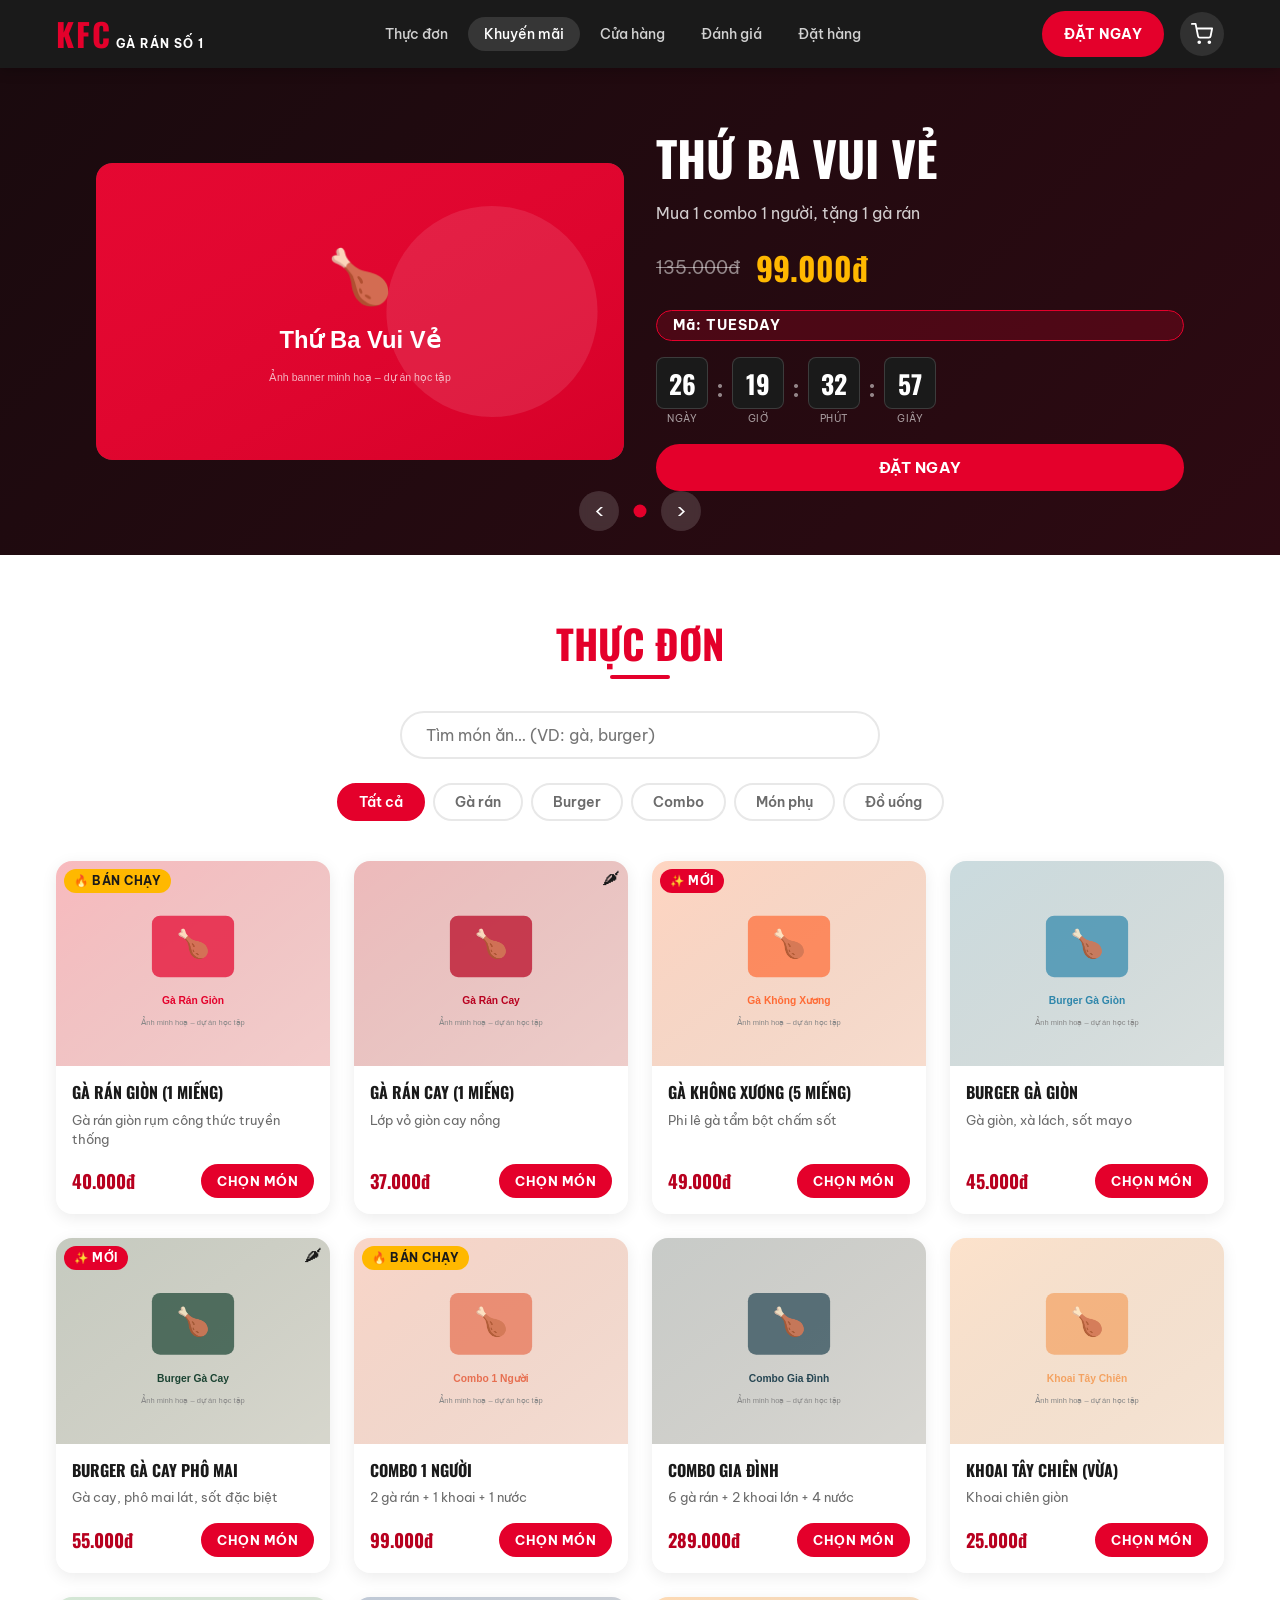
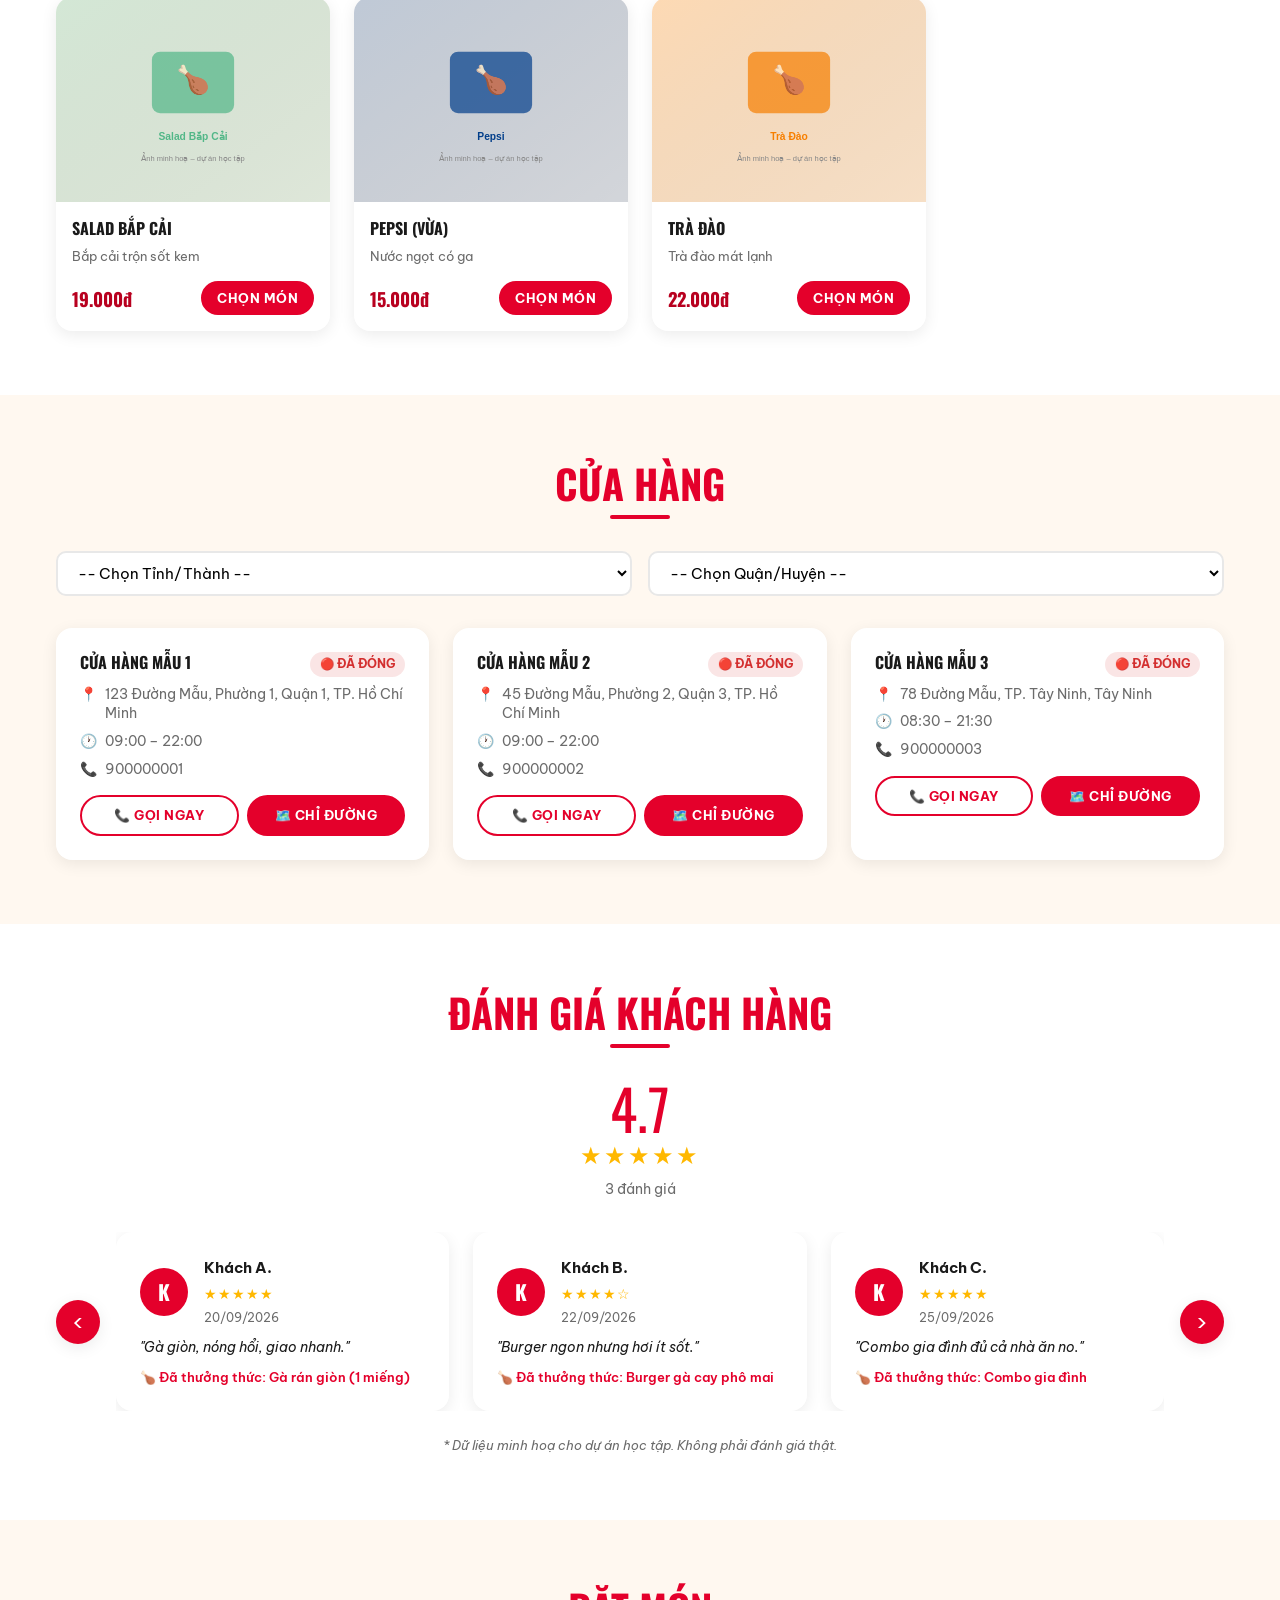
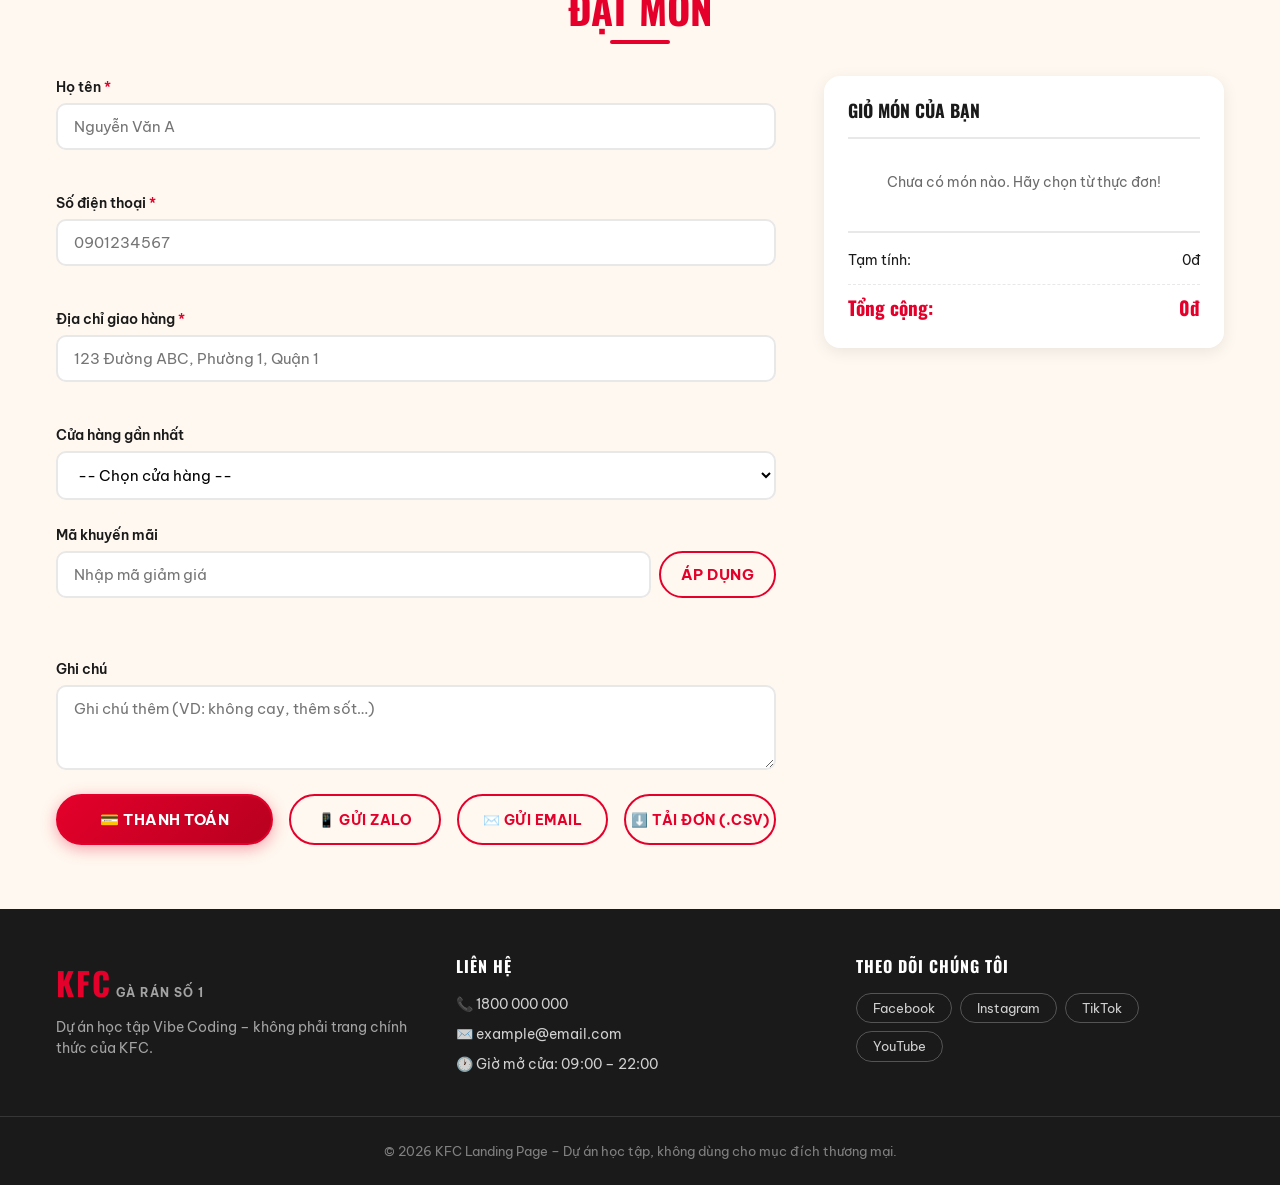
<file: index.html>
<!DOCTYPE html>
<html lang="vi">
<head>
  <meta charset="UTF-8" />
  <meta name="viewport" content="width=device-width, initial-scale=1.0" />
  <title>KFC – Gà Rán Ngon Số 1</title>
  <meta name="description" content="Trang landing page KFC – dự án luyện tập Vibe Coding. Không phải trang chính thức." />
  <!-- Google Fonts -->
  <link rel="preconnect" href="https://fonts.googleapis.com" />
  <link rel="preconnect" href="https://fonts.gstatic.com" crossorigin />
  <link href="https://fonts.googleapis.com/css2?family=Oswald:wght@700&family=Be+Vietnam+Pro:wght@400;500;700&display=swap" rel="stylesheet" />
  <!-- CSS -->
  <link rel="stylesheet" href="css/base.css" />
  <link rel="stylesheet" href="css/layout.css" />
  <link rel="stylesheet" href="css/sections.css" />
</head>
<body>

  <!-- ===== HEADER ===== -->
  <header class="site-header" id="site-header">
    <div class="container header-inner">
      <a href="#" class="logo" aria-label="KFC trang chủ">
        <span class="logo-kfc">KFC</span>
        <span class="logo-sub">Gà Rán Số 1</span>
      </a>
      <nav class="main-nav" id="main-nav" aria-label="Điều hướng chính">
        <ul class="nav-list">
          <li><a href="#menu" class="nav-link">Thực đơn</a></li>
          <li><a href="#hero" class="nav-link">Khuyến mãi</a></li>
          <li><a href="#stores" class="nav-link">Cửa hàng</a></li>
          <li><a href="#reviews" class="nav-link">Đánh giá</a></li>
          <li><a href="#order" class="nav-link">Đặt hàng</a></li>
        </ul>
      </nav>
      <a href="#order" class="btn btn-primary header-cta">Đặt ngay</a>
      <button class="cart-icon" id="cart-icon" aria-label="Giỏ hàng">
        <svg width="24" height="24" viewBox="0 0 24 24" fill="none" stroke="currentColor" stroke-width="2" stroke-linecap="round" stroke-linejoin="round">
          <circle cx="9" cy="21" r="1"/><circle cx="20" cy="21" r="1"/>
          <path d="M1 1h4l2.68 13.39a2 2 0 0 0 2 1.61h9.72a2 2 0 0 0 2-1.61L23 6H6"/>
        </svg>
        <span class="cart-badge" id="cart-badge">0</span>
      </button>
      <button class="hamburger" id="hamburger" aria-label="Mở menu" aria-expanded="false" aria-controls="main-nav">
        <span class="hamburger-line"></span>
        <span class="hamburger-line"></span>
        <span class="hamburger-line"></span>
      </button>
    </div>
  </header>

  <!-- ===== HERO / SLIDER KHUYẾN MÃI ===== -->
  <section id="hero" class="section-hero">
    <div class="promo-slider" id="promo-slider" aria-label="Khuyến mãi nổi bật">
      <!-- Được render bởi promo-slider.js -->
      <div class="slider-loading">Đang tải khuyến mãi…</div>
    </div>
    <div class="slider-controls" id="slider-controls" aria-hidden="true">
      <button class="slider-btn slider-prev" id="slider-prev" aria-label="Slide trước">&#8249;</button>
      <div class="slider-dots" id="slider-dots"></div>
      <button class="slider-btn slider-next" id="slider-next" aria-label="Slide tiếp">&#8250;</button>
    </div>
  </section>

  <!-- ===== THỰC ĐƠN ===== -->
  <section id="menu" class="section section-menu">
    <div class="container">
      <h2 class="section-title">Thực Đơn</h2>
      <div class="menu-search-wrap">
        <input
          type="search"
          id="menu-search"
          class="menu-search"
          placeholder="Tìm món ăn… (VD: gà, burger)"
          aria-label="Tìm kiếm món ăn"
        />
      </div>
      <div class="category-tabs" id="category-tabs" role="tablist" aria-label="Lọc theo danh mục">
        <!-- Được render bởi menu.js -->
      </div>
      <div class="menu-grid" id="menu-grid" aria-live="polite">
        <!-- Được render bởi menu.js -->
        <p class="loading-text">Đang tải thực đơn…</p>
      </div>
    </div>
  </section>

  <!-- ===== CỬA HÀNG ===== -->
  <section id="stores" class="section section-stores section-alt">
    <div class="container">
      <h2 class="section-title">Cửa Hàng</h2>
      <div class="store-filter" id="store-filter">
        <select id="filter-city" class="store-select" aria-label="Lọc theo tỉnh/thành">
          <option value="">-- Chọn Tỉnh/Thành --</option>
        </select>
        <select id="filter-district" class="store-select" aria-label="Lọc theo quận/huyện">
          <option value="">-- Chọn Quận/Huyện --</option>
        </select>
      </div>
      <div class="stores-grid" id="stores-grid" aria-live="polite">
        <p class="loading-text">Đang tải cửa hàng…</p>
      </div>
    </div>
  </section>

  <!-- ===== ĐÁNH GIÁ ===== -->
  <section id="reviews" class="section section-reviews">
    <div class="container">
      <h2 class="section-title">Đánh Giá Khách Hàng</h2>
      <div class="reviews-summary" id="reviews-summary">
        <!-- Được render bởi reviews.js -->
      </div>
      <div class="reviews-carousel" id="reviews-carousel" aria-label="Carousel đánh giá">
        <button class="carousel-btn carousel-prev" id="reviews-prev" aria-label="Đánh giá trước">&#8249;</button>
        <div class="reviews-track" id="reviews-track">
          <p class="loading-text">Đang tải đánh giá…</p>
        </div>
        <button class="carousel-btn carousel-next" id="reviews-next" aria-label="Đánh giá tiếp">&#8250;</button>
      </div>
      <p class="reviews-note">* Dữ liệu minh hoạ cho dự án học tập. Không phải đánh giá thật.</p>
    </div>
  </section>

  <!-- ===== ĐẶT HÀNG ===== -->
  <section id="order" class="section section-order section-alt">
    <div class="container">
      <h2 class="section-title">Đặt Món</h2>
      <div class="order-layout">
        <!-- Thông tin khách -->
        <form class="order-form" id="order-form" novalidate>
          <div class="form-group">
            <label for="customer-name" class="form-label">Họ tên <span class="required">*</span></label>
            <input type="text" id="customer-name" class="form-input" placeholder="Nguyễn Văn A" autocomplete="name" />
            <span class="form-error" id="err-name"></span>
          </div>
          <div class="form-group">
            <label for="customer-phone" class="form-label">Số điện thoại <span class="required">*</span></label>
            <input type="tel" id="customer-phone" class="form-input" placeholder="0901234567" autocomplete="tel" />
            <span class="form-error" id="err-phone"></span>
          </div>
          <div class="form-group">
            <label for="customer-address" class="form-label">Địa chỉ giao hàng <span class="required">*</span></label>
            <input type="text" id="customer-address" class="form-input" placeholder="123 Đường ABC, Phường 1, Quận 1" autocomplete="street-address" />
            <span class="form-error" id="err-address"></span>
          </div>
          <div class="form-group">
            <label for="order-store" class="form-label">Cửa hàng gần nhất</label>
            <select id="order-store" class="form-input">
              <option value="">-- Chọn cửa hàng --</option>
            </select>
          </div>
          <div class="form-group">
            <label for="promo-code" class="form-label">Mã khuyến mãi</label>
            <div class="promo-input-wrap">
              <input type="text" id="promo-code" class="form-input" placeholder="Nhập mã giảm giá" />
              <button type="button" id="apply-promo" class="btn btn-secondary">Áp dụng</button>
            </div>
            <span class="form-error" id="err-promo"></span>
            <span class="form-success" id="ok-promo"></span>
          </div>
          <div class="form-group">
            <label for="order-note" class="form-label">Ghi chú</label>
            <textarea id="order-note" class="form-input form-textarea" placeholder="Ghi chú thêm (VD: không cay, thêm sốt…)" rows="3"></textarea>
          </div>
          <!-- Nút gửi -->
          <div class="order-actions">
            <button type="button" id="btn-payment" class="btn btn-primary btn-payment-main">💳 Thanh toán</button>
            <button type="button" id="btn-send-zalo" class="btn btn-secondary">📱 Gửi Zalo</button>
            <button type="button" id="btn-send-email" class="btn btn-secondary">✉️ Gửi Email</button>
            <button type="button" id="btn-download-csv" class="btn btn-secondary">⬇️ Tải đơn (.csv)</button>
          </div>
        </form>

        <!-- Giỏ món -->
        <div class="order-cart" id="order-cart">
          <h3 class="cart-title">Giỏ món của bạn</h3>
          <div class="cart-items" id="cart-items">
            <p class="cart-empty">Chưa có món nào. Hãy chọn từ thực đơn!</p>
          </div>
          <div class="cart-summary" id="cart-summary">
            <div class="cart-row">
              <span>Tạm tính:</span>
              <span id="cart-subtotal">0đ</span>
            </div>
            <div class="cart-row cart-discount" id="cart-discount-row" style="display:none">
              <span>Giảm giá:</span>
              <span id="cart-discount-amount">0đ</span>
            </div>
            <div class="cart-row cart-total">
              <span>Tổng cộng:</span>
              <span id="cart-total">0đ</span>
            </div>
          </div>
        </div>
      </div>
    </div>
  </section>

  <!-- ===== FOOTER ===== -->
  <footer class="site-footer" id="site-footer">
    <div class="container footer-inner">
      <div class="footer-col">
        <div class="logo logo-footer">
          <span class="logo-kfc">KFC</span>
          <span class="logo-sub">Gà Rán Số 1</span>
        </div>
        <p class="footer-desc">Dự án học tập Vibe Coding – không phải trang chính thức của KFC.</p>
      </div>
      <div class="footer-col">
        <h4 class="footer-heading">Liên hệ</h4>
        <p>📞 <a href="tel:1800000000" class="footer-link">1800 000 000</a></p>
        <p>✉️ <a href="mailto:example@email.com" class="footer-link">example@email.com</a></p>
        <p>🕐 Giờ mở cửa: 09:00 – 22:00</p>
      </div>
      <div class="footer-col">
        <h4 class="footer-heading">Theo dõi chúng tôi</h4>
        <div class="social-links">
          <a href="#" class="social-link" aria-label="Facebook">Facebook</a>
          <a href="#" class="social-link" aria-label="Instagram">Instagram</a>
          <a href="#" class="social-link" aria-label="TikTok">TikTok</a>
          <a href="#" class="social-link" aria-label="YouTube">YouTube</a>
        </div>
      </div>
    </div>
    <div class="footer-bottom">
      <div class="container">
        <p>© 2026 KFC Landing Page – Dự án học tập, không dùng cho mục đích thương mại.</p>
      </div>
    </div>
  </footer>

  <!-- ===== MODAL THANH TOÁN ===== -->
  <div class="payment-modal-overlay" id="payment-modal" aria-hidden="true" role="dialog" aria-label="Thanh toán">
    <div class="payment-modal">
      <div class="payment-modal-header">
        <h3 class="payment-modal-title">💳 Thanh Toán</h3>
        <button class="payment-modal-close" id="payment-modal-close" aria-label="Đóng">✕</button>
      </div>
      <div class="payment-tabs" role="tablist">
        <button class="payment-tab active" data-method="momo" role="tab" aria-selected="true">
          <span class="payment-tab-icon momo-tab-icon">M</span>
          QR MoMo
        </button>
        <button class="payment-tab" data-method="atm" role="tab" aria-selected="false">
          🏦 Chuyển khoản ATM
        </button>
      </div>
      <div class="payment-content" id="payment-content">
        <!-- Được render bởi payment.js -->
      </div>
    </div>
  </div>

  <!-- Toast thông báo -->
  <div class="toast-container" id="toast-container" aria-live="assertive" aria-atomic="true"></div>

  <!-- JS (ES Module) -->
  <script type="module" src="js/main.js"></script>
</body>
</html>
</file>
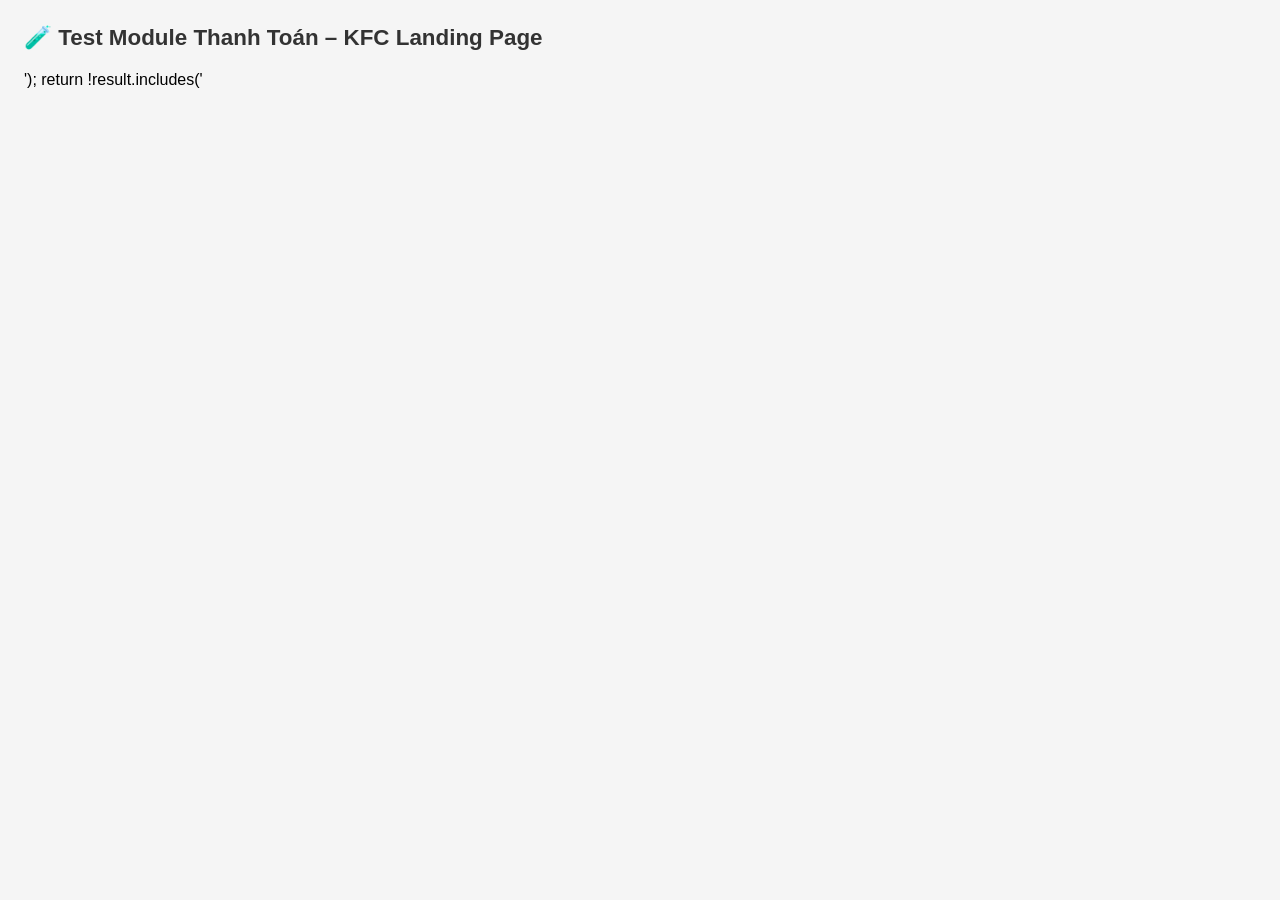
<file: test-payment.html>
<!DOCTYPE html>
<html lang="vi">
<head>
  <meta charset="UTF-8" />
  <meta name="viewport" content="width=device-width, initial-scale=1.0" />
  <title>Test Module Thanh Toán – KFC Landing</title>
  <style>
    * { box-sizing: border-box; margin: 0; padding: 0; }
    body { font-family: 'Segoe UI', sans-serif; padding: 24px; background: #f5f5f5; }
    h1 { font-size: 1.4rem; margin-bottom: 20px; color: #333; }
    .test-group { background: white; border-radius: 12px; padding: 20px; margin-bottom: 16px; box-shadow: 0 2px 8px rgba(0,0,0,0.06); }
    .test-group h2 { font-size: 1rem; color: #666; margin-bottom: 12px; border-bottom: 1px solid #eee; padding-bottom: 8px; }
    .test-case { display: flex; align-items: center; gap: 10px; padding: 8px 0; border-bottom: 1px solid #f0f0f0; font-size: 0.9rem; }
    .test-case:last-child { border-bottom: none; }
    .test-icon { font-size: 1.1rem; flex-shrink: 0; }
    .test-name { flex: 1; }
    .test-result { font-weight: 700; font-size: 0.8rem; padding: 3px 10px; border-radius: 999px; }
    .pass { background: #e6f9ed; color: #1E9E5A; }
    .fail { background: #fde8e8; color: #D32F2F; }
    .summary { margin-top: 24px; padding: 16px; border-radius: 12px; text-align: center; font-size: 1.1rem; font-weight: 700; }
    .summary.all-pass { background: #e6f9ed; color: #1E9E5A; }
    .summary.has-fail { background: #fde8e8; color: #D32F2F; }
    .test-detail { font-size: 0.78rem; color: #999; margin-top: 2px; }
  </style>
</head>
<body>
  <h1>🧪 Test Module Thanh Toán – KFC Landing Page</h1>
  <div id="test-output"></div>
  <div id="test-summary"></div>

  <script type="module">
    // ===== Các hàm import từ module thực tế =====
    import { parseCSV } from './js/utils/csv-parser.js';
    import { formatVND, removeAccents, isActiveToday } from './js/utils/format.js';
    import { escapeHTML } from './js/utils/dom.js';

    // ===== Bộ test runner đơn giản =====
    const results = [];
    let groupName = '';

    function group(name) { groupName = name; }

    function test(name, fn, detail = '') {
      try {
        const result = fn();
        if (result === true) {
          results.push({ group: groupName, name, pass: true, detail });
        } else {
          results.push({ group: groupName, name, pass: false, detail: `Kết quả: ${JSON.stringify(result)}` });
        }
      } catch (err) {
        results.push({ group: groupName, name, pass: false, detail: err.message });
      }
    }

    // ===== NHÓM 1: Kiểm tra hàm tiện ích dùng chung =====
    group('1. Hàm tiện ích chia sẻ (format.js, dom.js)');

    test('formatVND(99000) → "99.000đ"', () => {
      return formatVND(99000) === '99.000đ';
    });

    test('formatVND(0) → "0đ"', () => {
      return formatVND(0) === '0đ';
    });

    test('formatVND(289000) → "289.000đ"', () => {
      return formatVND(289000) === '289.000đ';
    });

    test('formatVND(NaN) → "0đ" (xử lý an toàn)', () => {
      return formatVND(NaN) === '0đ';
    });

    test('formatVND(null) → "0đ" (xử lý an toàn)', () => {
      return formatVND(null) === '0đ';
    });

    test('escapeHTML chặn thẻ script', () => {
      const result = escapeHTML('<script>alert("xss")</script>');
      return !result.includes('<script>') && result.includes('&lt;script&gt;');
    });

    test('escapeHTML giữ nguyên chuỗi bình thường', () => {
      return escapeHTML('Gà rán giòn') === 'Gà rán giòn';
    });

    test('removeAccents("Gà rán") → "ga ran"', () => {
      return removeAccents('Gà rán') === 'ga ran';
    });

    test('removeAccents("Đồ uống") → "do uong"', () => {
      return removeAccents('Đồ uống') === 'do uong';
    });

    // ===== NHÓM 2: Kiểm tra CSV Parser =====
    group('2. CSV Parser (csv-parser.js)');

    test('Parse CSV cơ bản với 3 cột', () => {
      const data = parseCSV('id,name,price\nM001,Gà rán,36000');
      return data.length === 1 && data[0].id === 'M001' && data[0].price === 36000;
    });

    test('Parse CSV có dấu phẩy trong ngoặc kép', () => {
      const data = parseCSV('id,desc\nM001,"Gà giòn, xà lách"');
      return data[0].desc === 'Gà giòn, xà lách';
    });

    test('Parse CSV ép kiểu số tự động', () => {
      const data = parseCSV('id,price,active\nM001,99000,1');
      return data[0].price === 99000 && data[0].active === 1;
    });

    test('Parse CSV giữ chuỗi rỗng', () => {
      const data = parseCSV('id,tag\nM001,');
      return data[0].tag === '';
    });

    test('Parse CSV xử lý BOM', () => {
      const data = parseCSV('\uFEFFid,name\nM001,Gà');
      return data[0].id === 'M001';
    });

    // ===== NHÓM 3: Kiểm tra isActiveToday =====
    group('3. Kiểm tra ngày hiệu lực (isActiveToday)');

    test('Khuyến mãi trong khoảng ngày hôm nay → true', () => {
      const today = new Date();
      const start = new Date(today); start.setDate(start.getDate() - 5);
      const end = new Date(today); end.setDate(end.getDate() + 5);
      const fmt = d => d.toISOString().split('T')[0];
      return isActiveToday(fmt(start), fmt(end)) === true;
    });

    test('Khuyến mãi đã hết hạn → false', () => {
      return isActiveToday('2020-01-01', '2020-12-31') === false;
    });

    test('Khuyến mãi chưa bắt đầu → false', () => {
      return isActiveToday('2099-01-01', '2099-12-31') === false;
    });

    test('Khuyến mãi bắt đầu đúng hôm nay → true', () => {
      const today = new Date().toISOString().split('T')[0];
      return isActiveToday(today, '2099-12-31') === true;
    });

    test('Khuyến mãi kết thúc đúng hôm nay → true', () => {
      const today = new Date().toISOString().split('T')[0];
      return isActiveToday('2020-01-01', today) === true;
    });

    // ===== NHÓM 4: Kiểm tra tính toán giỏ hàng =====
    group('4. Tính toán giỏ hàng (cart.js – logic cốt lõi)');

    // Mô phỏng logic cart nội bộ (không import trực tiếp do trạng thái singleton)
    function calcSubtotal(items) {
      return items.reduce((s, ci) => s + ci.item.price * ci.quantity, 0);
    }

    function calcDiscount(subtotal, promo) {
      if (!promo) return 0;
      if (promo.discount_type === 'percent') {
        return Math.min(Math.floor(subtotal * promo.discount_value / 100), subtotal);
      }
      if (promo.discount_type === 'amount') {
        return Math.min(promo.discount_value, subtotal);
      }
      return 0;
    }

    function calcTotal(subtotal, discount) {
      return Math.max(0, subtotal - discount);
    }

    const testCart = [
      { item: { id: 'M001', name: 'Gà rán giòn', price: 36000 }, quantity: 2 },
      { item: { id: 'M006', name: 'Combo 1 người', price: 99000 }, quantity: 1 },
    ];

    test('Tạm tính: 36000×2 + 99000×1 = 171.000đ', () => {
      return calcSubtotal(testCart) === 171000;
    });

    test('Giảm giá TUESDAY (amount 30000, min_order 99000) → giảm 30.000đ', () => {
      const promo = { discount_type: 'amount', discount_value: 30000, min_order: 99000 };
      const sub = calcSubtotal(testCart);
      return sub >= promo.min_order && calcDiscount(sub, promo) === 30000;
    });

    test('Giảm giá ONLINE20 (percent 20%, min_order 200000) → không đủ điều kiện', () => {
      const promo = { discount_type: 'percent', discount_value: 20, min_order: 200000 };
      const sub = calcSubtotal(testCart); // 171000
      return sub < promo.min_order; // true = không đủ
    });

    test('Giảm giá ONLINE20 với đơn ≥ 200.000 → giảm 20%', () => {
      const bigCart = [
        { item: { id: 'M007', name: 'Combo gia đình', price: 289000 }, quantity: 1 },
      ];
      const promo = { discount_type: 'percent', discount_value: 20, min_order: 200000 };
      const sub = calcSubtotal(bigCart); // 289000
      const disc = calcDiscount(sub, promo); // 57800
      return disc === 57800;
    });

    test('Tổng cộng = tạm tính − giảm giá (không âm)', () => {
      const sub = 100000;
      const disc = 150000; // giảm nhiều hơn tạm tính
      return calcTotal(sub, disc) === 0; // không âm
    });

    test('Không có mã → giảm giá = 0', () => {
      return calcDiscount(171000, null) === 0;
    });

    test('Giỏ trống → tạm tính = 0', () => {
      return calcSubtotal([]) === 0;
    });

    // ===== NHÓM 5: Kiểm tra logic Payment riêng =====
    group('5. Logic module Thanh toán (payment.js)');

    // Mô phỏng generateOrderId
    function generateOrderId() {
      const now = new Date();
      const parts = [
        now.getFullYear().toString().slice(-2),
        String(now.getMonth() + 1).padStart(2, '0'),
        String(now.getDate()).padStart(2, '0'),
        String(now.getHours()).padStart(2, '0'),
        String(now.getMinutes()).padStart(2, '0'),
        String(now.getSeconds()).padStart(2, '0'),
      ];
      return 'KFC' + parts.join('');
    }

    test('generateOrderId bắt đầu bằng "KFC"', () => {
      return generateOrderId().startsWith('KFC');
    });

    test('generateOrderId có đúng 15 ký tự (KFC + 12 chữ số)', () => {
      const id = generateOrderId();
      return id.length === 15 && /^KFC\d{12}$/.test(id);
    });

    test('generateOrderId tạo mã khác nhau ở thời điểm khác nhau', () => {
      const id1 = generateOrderId();
      // Thay đổi giây nhẹ
      const id2 = 'KFC' + '261003141300'; // mã cứng khác
      return id1 !== id2;
    });

    // Kiểm tra validate form
    function validatePhone(phone) {
      return /^0\d{9}$/.test(phone);
    }

    test('SĐT hợp lệ: 0901234567', () => {
      return validatePhone('0901234567') === true;
    });

    test('SĐT sai: 123456789 (không bắt đầu bằng 0)', () => {
      return validatePhone('123456789') === false;
    });

    test('SĐT sai: 09012345678 (11 số)', () => {
      return validatePhone('09012345678') === false;
    });

    test('SĐT sai: chuỗi rỗng', () => {
      return validatePhone('') === false;
    });

    test('SĐT sai: chứa chữ cái', () => {
      return validatePhone('090abc1234') === false;
    });

    // Kiểm tra MoMo QR data format
    test('MoMo QR data chứa SĐT và số tiền', () => {
      const phone = '0900000000';
      const total = 99000;
      const orderId = 'KFC261003141200';
      const qrData = `2|99|${phone}|||0|0|${total}|${orderId}|transfer_myqr`;
      return qrData.includes(phone) && qrData.includes(String(total)) && qrData.includes(orderId);
    });

    // Kiểm tra nội dung chuyển khoản
    test('Nội dung CK chứa mã đơn hàng', () => {
      const orderId = 'KFC261003141200';
      const content = `KFC ${orderId}`;
      return content.includes(orderId);
    });

    // Kiểm tra đếm ngược
    test('Đếm ngược 15 phút = 900 giây', () => {
      return 15 * 60 === 900;
    });

    // ===== NHÓM 6: Kiểm tra DOM / HTML =====
    group('6. Kiểm tra HTML elements tồn tại');

    test('Modal thanh toán (#payment-modal) tồn tại', () => {
      return document.getElementById('payment-modal') !== null;
    }, 'Cần chạy file này từ thư mục gốc dự án');

    test('Nút thanh toán (#btn-payment) tồn tại', () => {
      return document.getElementById('btn-payment') !== null;
    });

    test('Nút đóng modal (#payment-modal-close) tồn tại', () => {
      return document.getElementById('payment-modal-close') !== null;
    });

    test('Payment content (#payment-content) tồn tại', () => {
      return document.getElementById('payment-content') !== null;
    });

    test('Tab MoMo tồn tại', () => {
      const tab = document.querySelector('.payment-tab[data-method="momo"]');
      return tab !== null;
    });

    test('Tab ATM tồn tại', () => {
      const tab = document.querySelector('.payment-tab[data-method="atm"]');
      return tab !== null;
    });

    test('Modal ẩn mặc định (không có class is-open)', () => {
      const modal = document.getElementById('payment-modal');
      return modal && !modal.classList.contains('is-open');
    });

    test('Icon giỏ hàng (#cart-icon) tồn tại', () => {
      return document.getElementById('cart-icon') !== null;
    });

    test('Badge giỏ (#cart-badge) tồn tại', () => {
      return document.getElementById('cart-badge') !== null;
    });

    // ===== NHÓM 7: Kiểm tra CSS classes =====
    group('7. Kiểm tra CSS styles');

    test('Modal overlay có position fixed', () => {
      const modal = document.getElementById('payment-modal');
      if (!modal) return false;
      const style = getComputedStyle(modal);
      return style.position === 'fixed';
    });

    test('Modal overlay mặc định không hiển thị (visibility hidden)', () => {
      const modal = document.getElementById('payment-modal');
      if (!modal) return false;
      const style = getComputedStyle(modal);
      return style.visibility === 'hidden' || style.opacity === '0';
    });

    // ===== RENDER KẾT QUẢ =====
    const output = document.getElementById('test-output');
    const summaryEl = document.getElementById('test-summary');

    // Nhóm kết quả
    const groups = {};
    results.forEach(r => {
      if (!groups[r.group]) groups[r.group] = [];
      groups[r.group].push(r);
    });

    let totalPass = 0;
    let totalFail = 0;

    for (const [gName, tests] of Object.entries(groups)) {
      const div = document.createElement('div');
      div.className = 'test-group';
      div.innerHTML = `<h2>${gName}</h2>`;

      tests.forEach(t => {
        if (t.pass) totalPass++;
        else totalFail++;

        const row = document.createElement('div');
        row.className = 'test-case';
        row.innerHTML = `
          <span class="test-icon">${t.pass ? '✅' : '❌'}</span>
          <div class="test-name">
            ${t.name}
            ${t.detail && !t.pass ? `<div class="test-detail">${t.detail}</div>` : ''}
          </div>
          <span class="test-result ${t.pass ? 'pass' : 'fail'}">${t.pass ? 'PASS' : 'FAIL'}</span>
        `;
        div.appendChild(row);
      });

      output.appendChild(div);
    }

    const allPass = totalFail === 0;
    summaryEl.className = `summary ${allPass ? 'all-pass' : 'has-fail'}`;
    summaryEl.textContent = allPass
      ? `✅ Tất cả ${totalPass} test cases đều PASS!`
      : `❌ ${totalFail} FAIL / ${totalPass + totalFail} tổng (${totalPass} pass)`;

    // Log ra console
    console.log(`\n===== KẾT QUẢ TEST =====`);
    console.log(`✅ Pass: ${totalPass}`);
    console.log(`❌ Fail: ${totalFail}`);
    console.log(`Tổng: ${totalPass + totalFail}`);
    if (totalFail > 0) {
      console.warn('Các test fail:');
      results.filter(r => !r.pass).forEach(r => console.warn(`  ❌ ${r.name}: ${r.detail}`));
    }
  </script>
</body>
</html>
</file>
<file: css/base.css>
/* ===================================================
   base.css – Biến màu, font, reset, nút, typography
   =================================================== */

/* ---- Biến CSS toàn cục ---- */
:root {
  /* Màu sắc */
  --color-primary: #E4002B;
  --color-primary-dark: #B8001F;
  --color-dark: #1A1A1A;
  --color-light: #FFFFFF;
  --color-cream: #FFF8F0;
  --color-gray: #6B6B6B;
  --color-border: #E8E8E8;
  --color-gold: #FFB800;
  --color-success: #1E9E5A;
  --color-error: #D32F2F;

  /* Font */
  --font-heading: 'Oswald', sans-serif;
  --font-body: 'Be Vietnam Pro', sans-serif;

  /* Khoảng cách */
  --space-1: 4px;
  --space-2: 8px;
  --space-3: 16px;
  --space-4: 24px;
  --space-5: 32px;
  --space-6: 48px;
  --space-7: 64px;

  /* Bo góc */
  --radius-pill: 999px;
  --radius-card: 16px;
  --radius-input: 10px;

  /* Bóng đổ */
  --shadow-card: 0 4px 16px rgba(0, 0, 0, 0.08);
  --shadow-card-hover: 0 8px 24px rgba(0, 0, 0, 0.14);

  /* Chiều rộng tối đa */
  --max-width: 1200px;

  /* Thời gian chuyển đổi */
  --transition: 0.25s ease;
}

/* ---- Reset CSS ---- */
*,
*::before,
*::after {
  box-sizing: border-box;
  margin: 0;
  padding: 0;
}

html {
  scroll-behavior: smooth;
  font-size: 16px;
}

body {
  font-family: var(--font-body);
  color: var(--color-dark);
  background: var(--color-light);
  line-height: 1.6;
  overflow-x: hidden;
}

img {
  max-width: 100%;
  height: auto;
  display: block;
}

a {
  color: inherit;
  text-decoration: none;
}

ul, ol {
  list-style: none;
}

button {
  cursor: pointer;
  font-family: inherit;
  border: none;
  background: none;
}

input, select, textarea {
  font-family: inherit;
  font-size: 1rem;
}

/* ---- Typography ---- */
h1, h2, h3, h4, h5, h6 {
  font-family: var(--font-heading);
  font-weight: 700;
  text-transform: uppercase;
  line-height: 1.2;
}

h1 { font-size: clamp(2rem, 6vw, 4rem); }
h2 { font-size: clamp(1.6rem, 4vw, 2.5rem); }
h3 { font-size: clamp(1.2rem, 3vw, 1.6rem); }

/* ---- Container ---- */
.container {
  max-width: var(--max-width);
  margin-inline: auto;
  padding-inline: var(--space-3);
}

/* ---- Nút ---- */
.btn {
  display: inline-flex;
  align-items: center;
  justify-content: center;
  gap: var(--space-2);
  padding: 12px 28px;
  border-radius: var(--radius-pill);
  font-family: var(--font-body);
  font-weight: 700;
  font-size: 0.95rem;
  text-transform: uppercase;
  letter-spacing: 0.5px;
  transition: background var(--transition), color var(--transition), transform var(--transition), box-shadow var(--transition);
  cursor: pointer;
  border: 2px solid transparent;
  white-space: nowrap;
}

/* Nút chính: nền đỏ */
.btn-primary {
  background: var(--color-primary);
  color: var(--color-light);
  border-color: var(--color-primary);
}

.btn-primary:hover,
.btn-primary:focus-visible {
  background: var(--color-primary-dark);
  border-color: var(--color-primary-dark);
  transform: translateY(-2px);
  box-shadow: 0 4px 12px rgba(228, 0, 43, 0.35);
}

/* Nút phụ: viền đỏ */
.btn-secondary {
  background: transparent;
  color: var(--color-primary);
  border-color: var(--color-primary);
}

.btn-secondary:hover,
.btn-secondary:focus-visible {
  background: var(--color-primary);
  color: var(--color-light);
  transform: translateY(-2px);
}

/* ---- Loading text ---- */
.loading-text {
  text-align: center;
  padding: var(--space-6);
  color: var(--color-gray);
  font-size: 1rem;
}

/* ---- Toast ---- */
.toast-container {
  position: fixed;
  bottom: var(--space-4);
  right: var(--space-4);
  z-index: 9999;
  display: flex;
  flex-direction: column;
  gap: var(--space-2);
  pointer-events: none;
}

.toast {
  background: var(--color-dark);
  color: var(--color-light);
  padding: var(--space-3) var(--space-4);
  border-radius: var(--radius-card);
  font-size: 0.9rem;
  box-shadow: var(--shadow-card);
  animation: toast-in 0.3s ease forwards;
  pointer-events: auto;
  max-width: 320px;
}

.toast.toast-success { background: var(--color-success); }
.toast.toast-error { background: var(--color-error); }
.toast.toast-hiding { animation: toast-out 0.3s ease forwards; }

@keyframes toast-in {
  from { opacity: 0; transform: translateY(16px); }
  to   { opacity: 1; transform: translateY(0); }
}

@keyframes toast-out {
  from { opacity: 1; transform: translateY(0); }
  to   { opacity: 0; transform: translateY(16px); }
}

/* ---- Tiêu đề section ---- */
.section-title {
  text-align: center;
  color: var(--color-primary);
  margin-bottom: var(--space-5);
  position: relative;
}

.section-title::after {
  content: '';
  display: block;
  width: 60px;
  height: 4px;
  background: var(--color-primary);
  border-radius: 2px;
  margin: var(--space-2) auto 0;
}

/* ---- prefers-reduced-motion ---- */
@media (prefers-reduced-motion: reduce) {
  *,
  *::before,
  *::after {
    animation-duration: 0.01ms !important;
    animation-iteration-count: 1 !important;
    transition-duration: 0.01ms !important;
    scroll-behavior: auto !important;
  }
}
</file>
<file: css/layout.css>
/* ===================================================
   layout.css – Header, footer, lưới, responsive chung
   =================================================== */

/* ===== HEADER ===== */
.site-header {
  position: fixed;
  top: 0;
  left: 0;
  right: 0;
  z-index: 1000;
  background: var(--color-dark);
  box-shadow: 0 2px 12px rgba(0, 0, 0, 0.25);
  transition: background var(--transition);
}

.header-inner {
  display: flex;
  align-items: center;
  justify-content: space-between;
  gap: var(--space-3);
  height: 68px;
}

/* Logo */
.logo {
  display: flex;
  align-items: baseline;
  gap: var(--space-1);
  flex-shrink: 0;
}

.logo-kfc {
  font-family: var(--font-heading);
  font-size: 2rem;
  font-weight: 700;
  color: var(--color-primary);
  letter-spacing: 2px;
}

.logo-sub {
  font-size: 0.75rem;
  font-weight: 700;
  color: var(--color-light);
  text-transform: uppercase;
  letter-spacing: 1px;
}

/* Nav */
.main-nav {
  flex: 1;
  display: flex;
  justify-content: center;
}

.nav-list {
  display: flex;
  gap: var(--space-1);
}

.nav-link {
  padding: var(--space-2) var(--space-3);
  border-radius: var(--radius-pill);
  color: rgba(255, 255, 255, 0.8);
  font-weight: 500;
  font-size: 0.9rem;
  transition: color var(--transition), background var(--transition);
}

.nav-link:hover,
.nav-link.active {
  color: var(--color-light);
  background: rgba(255, 255, 255, 0.12);
}

/* CTA button trong header */
.header-cta {
  flex-shrink: 0;
  padding: 10px 20px;
  font-size: 0.875rem;
}

/* Cart icon trong header */
.cart-icon {
  position: relative;
  display: flex;
  align-items: center;
  justify-content: center;
  width: 44px;
  height: 44px;
  border-radius: 50%;
  background: rgba(255, 255, 255, 0.1);
  color: var(--color-light);
  flex-shrink: 0;
  transition: background var(--transition), transform var(--transition);
  cursor: pointer;
}

.cart-icon:hover {
  background: var(--color-primary);
  transform: scale(1.08);
}

.cart-icon svg {
  width: 22px;
  height: 22px;
}

/* Badge đếm số món */
.cart-badge {
  position: absolute;
  top: 2px;
  right: 2px;
  min-width: 18px;
  height: 18px;
  padding: 0 5px;
  border-radius: 999px;
  background: var(--color-primary);
  color: var(--color-light);
  font-size: 0.65rem;
  font-weight: 700;
  display: flex;
  align-items: center;
  justify-content: center;
  line-height: 1;
  box-shadow: 0 1px 4px rgba(0, 0, 0, 0.3);
  transition: transform 0.25s ease;
  pointer-events: none;
}

/* Ẩn badge khi giỏ trống */
.cart-badge.hidden {
  display: none;
}

/* Hiệu ứng bounce khi có món mới */
.cart-icon.bounce {
  animation: cart-bounce 0.5s ease;
}

@keyframes cart-bounce {
  0%   { transform: scale(1); }
  30%  { transform: scale(1.3); }
  50%  { transform: scale(0.9); }
  70%  { transform: scale(1.15); }
  100% { transform: scale(1); }
}

/* Hamburger */
.hamburger {
  display: none;
  flex-direction: column;
  justify-content: center;
  gap: 5px;
  width: 40px;
  height: 40px;
  border-radius: var(--radius-input);
  padding: var(--space-2);
  flex-shrink: 0;
}

.hamburger-line {
  display: block;
  width: 100%;
  height: 2px;
  background: var(--color-light);
  border-radius: 2px;
  transition: transform var(--transition), opacity var(--transition);
}

/* Hamburger khi mở */
.hamburger.is-open .hamburger-line:nth-child(1) { transform: translateY(7px) rotate(45deg); }
.hamburger.is-open .hamburger-line:nth-child(2) { opacity: 0; }
.hamburger.is-open .hamburger-line:nth-child(3) { transform: translateY(-7px) rotate(-45deg); }

/* ===== SECTION CHUNG ===== */
.section {
  padding-block: var(--space-7);
}

.section-alt {
  background: var(--color-cream);
}

/* Offset cho header cố định */
.section,
.section-hero {
  scroll-margin-top: 68px;
}

/* ===== FOOTER ===== */
.site-footer {
  background: var(--color-dark);
  color: rgba(255, 255, 255, 0.8);
  padding-top: var(--space-6);
}

.footer-inner {
  display: grid;
  grid-template-columns: repeat(auto-fit, minmax(200px, 1fr));
  gap: var(--space-5);
  padding-bottom: var(--space-5);
}

.logo-footer .logo-sub {
  color: rgba(255, 255, 255, 0.6);
}

.footer-desc {
  margin-top: var(--space-2);
  font-size: 0.875rem;
  color: rgba(255, 255, 255, 0.6);
  line-height: 1.5;
}

.footer-heading {
  font-family: var(--font-heading);
  font-size: 1rem;
  color: var(--color-light);
  margin-bottom: var(--space-3);
  letter-spacing: 1px;
}

.footer-link {
  color: rgba(255, 255, 255, 0.8);
  transition: color var(--transition);
}

.footer-link:hover { color: var(--color-primary); }

.footer-col p {
  font-size: 0.875rem;
  margin-bottom: var(--space-2);
}

.social-links {
  display: flex;
  flex-wrap: wrap;
  gap: var(--space-2);
}

.social-link {
  padding: var(--space-1) var(--space-3);
  border: 1px solid rgba(255, 255, 255, 0.25);
  border-radius: var(--radius-pill);
  font-size: 0.8rem;
  transition: border-color var(--transition), color var(--transition);
}

.social-link:hover {
  border-color: var(--color-primary);
  color: var(--color-primary);
}

.footer-bottom {
  border-top: 1px solid rgba(255, 255, 255, 0.12);
  padding-block: var(--space-4);
  text-align: center;
  font-size: 0.8rem;
  color: rgba(255, 255, 255, 0.45);
}

/* ===== RESPONSIVE ===== */
@media (max-width: 768px) {
  /* Header mobile */
  .main-nav {
    position: fixed;
    top: 68px;
    left: 0;
    right: 0;
    background: var(--color-dark);
    padding: var(--space-4);
    transform: translateY(-110%);
    opacity: 0;
    transition: transform 0.35s ease, opacity 0.35s ease;
    box-shadow: 0 8px 20px rgba(0, 0, 0, 0.3);
    justify-content: flex-start;
  }

  .main-nav.is-open {
    transform: translateY(0);
    opacity: 1;
  }

  .nav-list {
    flex-direction: column;
    width: 100%;
    gap: var(--space-1);
  }

  .nav-link {
    display: block;
    padding: var(--space-3);
    font-size: 1rem;
  }

  .hamburger {
    display: flex;
  }

  .header-cta {
    padding: 8px 14px;
    font-size: 0.8rem;
  }
}
</file>
<file: css/sections.css>
/* ===================================================
   sections.css – Style riêng từng section
   =================================================== */

/* ===== HERO / SLIDER KHUYẾN MÃI ===== */
.section-hero {
  margin-top: 68px; /* chiều cao header */
  position: relative;
  background: var(--color-dark);
  overflow: hidden;
  min-height: 480px;
}

.promo-slider {
  position: relative;
  width: 100%;
  overflow: hidden;
}

.slider-track {
  display: flex;
  transition: transform 0.5s ease;
  will-change: transform;
}

.slide {
  min-width: 100%;
  position: relative;
  display: grid;
  grid-template-columns: 1fr 1fr;
  align-items: center;
  gap: var(--space-5);
  padding: var(--space-7) calc(var(--space-7) * 1.5);
  min-height: 480px;
  background: linear-gradient(135deg, #1a0a0e 0%, #2d0a12 100%);
}

.slide-img-wrap {
  position: relative;
  border-radius: var(--radius-card);
  overflow: hidden;
  aspect-ratio: 16/9;
  background: rgba(255, 255, 255, 0.05);
}

.slide-img {
  width: 100%;
  height: 100%;
  object-fit: cover;
  border-radius: var(--radius-card);
  /* Placeholder gradient khi ảnh chưa tải */
  background: linear-gradient(135deg, #333 0%, #555 100%);
}

.slide-content {
  color: var(--color-light);
  display: flex;
  flex-direction: column;
  gap: var(--space-3);
}

.slide-title {
  font-size: clamp(1.8rem, 4vw, 3rem);
  color: var(--color-light);
  line-height: 1.1;
}

.slide-desc {
  font-size: 1rem;
  color: rgba(255, 255, 255, 0.8);
}

.slide-prices {
  display: flex;
  align-items: center;
  gap: var(--space-3);
  flex-wrap: wrap;
}

.slide-original-price {
  font-size: 1.1rem;
  color: rgba(255, 255, 255, 0.5);
  text-decoration: line-through;
}

.slide-promo-price {
  font-size: 2rem;
  font-family: var(--font-heading);
  color: var(--color-gold);
  font-weight: 700;
}

.slide-code-badge {
  background: rgba(228, 0, 43, 0.2);
  border: 1px solid var(--color-primary);
  color: var(--color-light);
  padding: var(--space-1) var(--space-3);
  border-radius: var(--radius-pill);
  font-size: 0.85rem;
  font-weight: 700;
  letter-spacing: 1px;
}

/* Đồng hồ đếm ngược */
.countdown {
  display: flex;
  gap: var(--space-2);
  align-items: center;
  flex-wrap: wrap;
}

.countdown-unit {
  display: flex;
  flex-direction: column;
  align-items: center;
  gap: 2px;
}

.countdown-num {
  display: flex;
  align-items: center;
  justify-content: center;
  width: 52px;
  height: 52px;
  background: var(--color-dark);
  color: var(--color-light);
  font-family: var(--font-heading);
  font-size: 1.6rem;
  font-weight: 700;
  border-radius: 8px;
  border: 1px solid rgba(255, 255, 255, 0.15);
  line-height: 1;
}

.countdown-label {
  font-size: 0.65rem;
  color: rgba(255, 255, 255, 0.6);
  text-transform: uppercase;
  letter-spacing: 0.5px;
}

.countdown-sep {
  color: rgba(255, 255, 255, 0.5);
  font-size: 1.5rem;
  font-weight: 700;
  align-self: flex-start;
  margin-top: 12px;
}

/* Điều khiển slider */
.slider-controls {
  position: absolute;
  bottom: var(--space-4);
  left: 50%;
  transform: translateX(-50%);
  display: flex;
  align-items: center;
  gap: var(--space-3);
  z-index: 10;
}

.slider-btn {
  width: 40px;
  height: 40px;
  border-radius: 50%;
  background: rgba(255, 255, 255, 0.15);
  color: var(--color-light);
  font-size: 1.4rem;
  display: flex;
  align-items: center;
  justify-content: center;
  transition: background var(--transition);
  backdrop-filter: blur(4px);
}

.slider-btn:hover {
  background: var(--color-primary);
}

.slider-dots {
  display: flex;
  gap: var(--space-2);
}

.slider-dot {
  width: 10px;
  height: 10px;
  border-radius: 50%;
  background: rgba(255, 255, 255, 0.35);
  border: none;
  cursor: pointer;
  transition: background var(--transition), transform var(--transition);
}

.slider-dot.active {
  background: var(--color-primary);
  transform: scale(1.3);
}

.slider-loading {
  display: flex;
  align-items: center;
  justify-content: center;
  min-height: 300px;
  color: rgba(255, 255, 255, 0.5);
}

/* ===== THỰC ĐƠN ===== */
.section-menu {
  background: var(--color-light);
}

.menu-search-wrap {
  display: flex;
  justify-content: center;
  margin-bottom: var(--space-4);
}

.menu-search {
  width: 100%;
  max-width: 480px;
  padding: 12px var(--space-4);
  border: 2px solid var(--color-border);
  border-radius: var(--radius-pill);
  font-size: 1rem;
  transition: border-color var(--transition), box-shadow var(--transition);
  outline: none;
}

.menu-search:focus {
  border-color: var(--color-primary);
  box-shadow: 0 0 0 3px rgba(228, 0, 43, 0.12);
}

/* Tabs danh mục */
.category-tabs {
  display: flex;
  gap: var(--space-2);
  flex-wrap: wrap;
  justify-content: center;
  margin-bottom: var(--space-5);
  overflow-x: auto;
  -webkit-overflow-scrolling: touch;
  scrollbar-width: none;
  padding-bottom: var(--space-2);
}

.category-tabs::-webkit-scrollbar { display: none; }

.tab-btn {
  padding: 8px 20px;
  border-radius: var(--radius-pill);
  border: 2px solid var(--color-border);
  background: var(--color-light);
  color: var(--color-gray);
  font-weight: 600;
  font-size: 0.875rem;
  transition: all var(--transition);
  white-space: nowrap;
  flex-shrink: 0;
}

.tab-btn:hover {
  border-color: var(--color-primary);
  color: var(--color-primary);
}

.tab-btn.active {
  background: var(--color-primary);
  border-color: var(--color-primary);
  color: var(--color-light);
}

/* Lưới menu */
.menu-grid {
  display: grid;
  grid-template-columns: repeat(auto-fill, minmax(220px, 1fr));
  gap: var(--space-4);
}

/* Thẻ món */
.menu-card {
  background: var(--color-light);
  border-radius: var(--radius-card);
  box-shadow: var(--shadow-card);
  overflow: hidden;
  display: flex;
  flex-direction: column;
  transition: transform var(--transition), box-shadow var(--transition);
  animation: fade-up 0.4s ease both;
}

.menu-card:hover {
  transform: translateY(-4px);
  box-shadow: var(--shadow-card-hover);
}

@keyframes fade-up {
  from { opacity: 0; transform: translateY(20px); }
  to   { opacity: 1; transform: translateY(0); }
}

.menu-card-img-wrap {
  position: relative;
  aspect-ratio: 4/3;
  overflow: hidden;
  background: var(--color-cream);
}

.menu-card-img {
  width: 100%;
  height: 100%;
  object-fit: cover;
  transition: transform 0.4s ease;
}

.menu-card:hover .menu-card-img {
  transform: scale(1.05);
}

/* Badge */
.badge {
  position: absolute;
  top: var(--space-2);
  left: var(--space-2);
  padding: 3px 10px;
  border-radius: var(--radius-pill);
  font-size: 0.72rem;
  font-weight: 700;
  text-transform: uppercase;
  letter-spacing: 0.5px;
}

.badge-hot {
  background: var(--color-gold);
  color: var(--color-dark);
}

.badge-new {
  background: var(--color-primary);
  color: var(--color-light);
}

.spicy-icon {
  position: absolute;
  top: var(--space-2);
  right: var(--space-2);
  font-size: 1.1rem;
  line-height: 1;
}

/* Nội dung thẻ */
.menu-card-body {
  padding: var(--space-3);
  display: flex;
  flex-direction: column;
  gap: var(--space-2);
  flex: 1;
}

.menu-card-name {
  font-family: var(--font-heading);
  font-size: 1rem;
  text-transform: uppercase;
  color: var(--color-dark);
  line-height: 1.3;
}

.menu-card-desc {
  font-size: 0.82rem;
  color: var(--color-gray);
  line-height: 1.4;
  flex: 1;
}

.menu-card-footer {
  display: flex;
  align-items: center;
  justify-content: space-between;
  margin-top: var(--space-2);
}

.menu-card-price {
  font-family: var(--font-heading);
  font-size: 1.15rem;
  color: var(--color-primary-dark);
  font-weight: 700;
}

.btn-add-to-cart {
  padding: 7px 14px;
  font-size: 0.8rem;
  flex-shrink: 0;
}

/* Không tìm thấy */
.menu-no-result {
  grid-column: 1 / -1;
  text-align: center;
  padding: var(--space-7);
  color: var(--color-gray);
  font-size: 1rem;
}

/* ===== CỬA HÀNG ===== */
.section-stores {}

.store-filter {
  display: flex;
  gap: var(--space-3);
  margin-bottom: var(--space-5);
  flex-wrap: wrap;
}

.store-select {
  flex: 1;
  min-width: 180px;
  padding: 10px var(--space-3);
  border: 2px solid var(--color-border);
  border-radius: var(--radius-input);
  font-size: 0.95rem;
  background: var(--color-light);
  cursor: pointer;
  transition: border-color var(--transition);
  outline: none;
}

.store-select:focus {
  border-color: var(--color-primary);
}

.stores-grid {
  display: grid;
  grid-template-columns: repeat(auto-fill, minmax(280px, 1fr));
  gap: var(--space-4);
}

.store-card {
  background: var(--color-light);
  border-radius: var(--radius-card);
  box-shadow: var(--shadow-card);
  padding: var(--space-4);
  display: flex;
  flex-direction: column;
  gap: var(--space-2);
  animation: fade-up 0.4s ease both;
  transition: transform var(--transition), box-shadow var(--transition);
}

.store-card:hover {
  transform: translateY(-2px);
  box-shadow: var(--shadow-card-hover);
}

.store-card-header {
  display: flex;
  align-items: flex-start;
  justify-content: space-between;
  gap: var(--space-2);
}

.store-name {
  font-family: var(--font-heading);
  font-size: 1rem;
  text-transform: uppercase;
  color: var(--color-dark);
  line-height: 1.3;
}

.store-status {
  padding: 3px 10px;
  border-radius: var(--radius-pill);
  font-size: 0.72rem;
  font-weight: 700;
  flex-shrink: 0;
  text-transform: uppercase;
}

.store-status.open {
  background: rgba(30, 158, 90, 0.12);
  color: var(--color-success);
}

.store-status.closed {
  background: rgba(211, 47, 47, 0.12);
  color: var(--color-error);
}

.store-info {
  font-size: 0.875rem;
  color: var(--color-gray);
  display: flex;
  align-items: flex-start;
  gap: var(--space-2);
  line-height: 1.4;
}

.store-info-icon { flex-shrink: 0; }

.store-actions {
  display: flex;
  gap: var(--space-2);
  margin-top: var(--space-2);
  flex-wrap: wrap;
}

.store-actions .btn {
  flex: 1;
  min-width: 100px;
  padding: 8px 14px;
  font-size: 0.8rem;
}

/* ===== ĐÁNH GIÁ ===== */
.section-reviews {}

.reviews-summary {
  display: flex;
  align-items: center;
  justify-content: center;
  gap: var(--space-4);
  margin-bottom: var(--space-5);
  flex-wrap: wrap;
}

.reviews-avg {
  text-align: center;
}

.reviews-avg-num {
  font-family: var(--font-heading);
  font-size: 3.5rem;
  color: var(--color-primary);
  line-height: 1;
}

.reviews-avg-stars {
  font-size: 1.5rem;
  color: var(--color-gold);
  letter-spacing: 2px;
}

.reviews-avg-count {
  font-size: 0.875rem;
  color: var(--color-gray);
  margin-top: 4px;
}

/* Carousel đánh giá */
.reviews-carousel {
  position: relative;
  display: flex;
  align-items: center;
  gap: var(--space-3);
}

.reviews-track {
  flex: 1;
  overflow: hidden;
}

.reviews-row {
  display: grid;
  grid-template-columns: repeat(3, 1fr);
  gap: var(--space-4);
  transition: transform 0.4s ease;
}

.review-card {
  background: var(--color-light);
  border-radius: var(--radius-card);
  box-shadow: var(--shadow-card);
  padding: var(--space-4);
  display: flex;
  flex-direction: column;
  gap: var(--space-2);
  animation: fade-up 0.4s ease both;
}

.review-header {
  display: flex;
  align-items: center;
  gap: var(--space-3);
}

.review-avatar {
  width: 48px;
  height: 48px;
  border-radius: 50%;
  background: var(--color-primary);
  color: var(--color-light);
  display: flex;
  align-items: center;
  justify-content: center;
  font-family: var(--font-heading);
  font-size: 1.3rem;
  font-weight: 700;
  flex-shrink: 0;
  overflow: hidden;
}

.review-avatar img {
  width: 100%;
  height: 100%;
  object-fit: cover;
}

.review-meta {
  display: flex;
  flex-direction: column;
  gap: 2px;
}

.review-name {
  font-weight: 700;
  font-size: 0.95rem;
}

.review-stars {
  color: var(--color-gold);
  font-size: 0.9rem;
  letter-spacing: 1px;
}

.review-date {
  font-size: 0.78rem;
  color: var(--color-gray);
}

.review-comment {
  font-size: 0.9rem;
  color: var(--color-dark);
  line-height: 1.6;
  font-style: italic;
}

.review-item {
  font-size: 0.8rem;
  color: var(--color-primary);
  font-weight: 600;
}

.carousel-btn {
  width: 44px;
  height: 44px;
  border-radius: 50%;
  background: var(--color-primary);
  color: var(--color-light);
  font-size: 1.5rem;
  display: flex;
  align-items: center;
  justify-content: center;
  flex-shrink: 0;
  transition: background var(--transition), transform var(--transition);
  box-shadow: var(--shadow-card);
}

.carousel-btn:hover {
  background: var(--color-primary-dark);
  transform: scale(1.05);
}

.reviews-note {
  text-align: center;
  font-size: 0.8rem;
  color: var(--color-gray);
  margin-top: var(--space-4);
  font-style: italic;
}

/* ===== ĐẶT HÀNG ===== */
.section-order {}

.order-layout {
  display: grid;
  grid-template-columns: 1fr 400px;
  gap: var(--space-6);
  align-items: start;
}

/* Form */
.order-form {
  display: flex;
  flex-direction: column;
  gap: var(--space-4);
}

.form-group {
  display: flex;
  flex-direction: column;
  gap: var(--space-1);
}

.form-label {
  font-weight: 600;
  font-size: 0.9rem;
  color: var(--color-dark);
}

.required {
  color: var(--color-primary);
}

.form-input {
  padding: 12px var(--space-3);
  border: 2px solid var(--color-border);
  border-radius: var(--radius-input);
  font-size: 0.95rem;
  transition: border-color var(--transition), box-shadow var(--transition);
  outline: none;
  width: 100%;
  background: var(--color-light);
}

.form-input:focus {
  border-color: var(--color-primary);
  box-shadow: 0 0 0 3px rgba(228, 0, 43, 0.1);
}

.form-input.has-error {
  border-color: var(--color-error);
}

.form-textarea {
  resize: vertical;
  min-height: 80px;
}

.form-error {
  font-size: 0.8rem;
  color: var(--color-error);
  min-height: 1.1em;
  display: block;
}

.form-success {
  font-size: 0.8rem;
  color: var(--color-success);
  min-height: 1.1em;
  display: block;
}

.promo-input-wrap {
  display: flex;
  gap: var(--space-2);
}

.promo-input-wrap .form-input {
  flex: 1;
}

.promo-input-wrap .btn {
  flex-shrink: 0;
  padding: 12px 20px;
}

.order-actions {
  display: flex;
  gap: var(--space-3);
  flex-wrap: wrap;
}

.order-actions .btn {
  flex: 1;
  min-width: 120px;
  font-size: 0.85rem;
  padding: 12px 16px;
}

/* Giỏ món */
.order-cart {
  background: var(--color-light);
  border-radius: var(--radius-card);
  box-shadow: var(--shadow-card);
  padding: var(--space-4);
  position: sticky;
  top: 84px; /* header + spacing */
}

.cart-title {
  font-family: var(--font-heading);
  font-size: 1.1rem;
  text-transform: uppercase;
  color: var(--color-dark);
  margin-bottom: var(--space-3);
  padding-bottom: var(--space-3);
  border-bottom: 2px solid var(--color-border);
}

.cart-items {
  display: flex;
  flex-direction: column;
  gap: var(--space-2);
  min-height: 60px;
  max-height: 320px;
  overflow-y: auto;
}

.cart-empty {
  color: var(--color-gray);
  font-size: 0.9rem;
  text-align: center;
  padding: var(--space-3);
}

.cart-item {
  display: grid;
  grid-template-columns: 1fr auto auto;
  align-items: center;
  gap: var(--space-2);
  padding: var(--space-2) 0;
  border-bottom: 1px solid var(--color-border);
  font-size: 0.875rem;
}

.cart-item:last-child {
  border-bottom: none;
}

.cart-item-name {
  font-weight: 600;
  line-height: 1.3;
}

.cart-item-price {
  color: var(--color-gray);
  font-size: 0.8rem;
}

.cart-item-qty {
  display: flex;
  align-items: center;
  gap: var(--space-1);
}

.qty-btn {
  width: 26px;
  height: 26px;
  border-radius: 50%;
  border: 1.5px solid var(--color-border);
  display: flex;
  align-items: center;
  justify-content: center;
  font-size: 0.9rem;
  font-weight: 700;
  transition: background var(--transition), border-color var(--transition);
}

.qty-btn:hover {
  background: var(--color-primary);
  border-color: var(--color-primary);
  color: var(--color-light);
}

.qty-num {
  min-width: 20px;
  text-align: center;
  font-weight: 700;
}

.cart-item-remove {
  color: var(--color-gray);
  font-size: 1rem;
  transition: color var(--transition);
}

.cart-item-remove:hover { color: var(--color-error); }

/* Tổng tiền */
.cart-summary {
  border-top: 2px solid var(--color-border);
  padding-top: var(--space-3);
  margin-top: var(--space-3);
  display: flex;
  flex-direction: column;
  gap: var(--space-2);
}

.cart-row {
  display: flex;
  justify-content: space-between;
  font-size: 0.9rem;
}

.cart-discount { color: var(--color-success); }

.cart-total {
  font-family: var(--font-heading);
  font-size: 1.2rem;
  color: var(--color-primary);
  font-weight: 700;
  padding-top: var(--space-2);
  border-top: 1px dashed var(--color-border);
  margin-top: var(--space-1);
}

/* ===== RESPONSIVE SECTIONS ===== */
@media (max-width: 1024px) {
  .order-layout {
    grid-template-columns: 1fr;
  }

  .order-cart {
    position: static;
    order: -1; /* Giỏ lên trên form trên mobile */
  }

  .reviews-row {
    grid-template-columns: repeat(2, 1fr);
  }
}

@media (max-width: 768px) {
  .slide {
    grid-template-columns: 1fr;
    padding: var(--space-5) var(--space-4) calc(var(--space-5) + 60px);
    min-height: auto;
    gap: var(--space-4);
  }

  .slide-img-wrap {
    order: -1;
    max-width: 100%;
  }

  .menu-grid {
    grid-template-columns: repeat(auto-fill, minmax(160px, 1fr));
  }

  .stores-grid {
    grid-template-columns: 1fr;
  }

  .reviews-row {
    grid-template-columns: 1fr;
  }

  .carousel-btn {
    display: none;
  }

  .reviews-carousel {
    overflow: hidden;
  }
}

@media (max-width: 480px) {
  .menu-grid {
    grid-template-columns: 1fr 1fr;
  }

  .countdown-num {
    width: 42px;
    height: 42px;
    font-size: 1.3rem;
  }
}

/* ===== SCROLL ANIMATION ===== */
.reveal {
  opacity: 0;
  transform: translateY(30px);
  transition: opacity 0.6s ease, transform 0.6s ease;
}

.reveal.visible {
  opacity: 1;
  transform: translateY(0);
}

/* ===== ERROR STATE TRONG SECTION ===== */
.section-error {
  text-align: center;
  padding: var(--space-6) var(--space-4);
  color: var(--color-gray);
}

.section-error-icon {
  font-size: 3rem;
  margin-bottom: var(--space-3);
}

.section-error p {
  font-size: 0.95rem;
  max-width: 320px;
  margin: 0 auto;
  line-height: 1.5;
}

/* ===== NÚT THANH TOÁN CHÍNH ===== */
.btn-payment-main {
  flex: 1.5 !important;
  font-size: 0.95rem !important;
  padding: 14px 20px !important;
  background: linear-gradient(135deg, var(--color-primary) 0%, var(--color-primary-dark) 100%);
  box-shadow: 0 4px 15px rgba(228, 0, 43, 0.35);
}

.btn-payment-main:hover {
  box-shadow: 0 6px 20px rgba(228, 0, 43, 0.5);
}

/* ===== MODAL THANH TOÁN ===== */
.payment-modal-overlay {
  position: fixed;
  inset: 0;
  z-index: 2000;
  background: rgba(0, 0, 0, 0.65);
  display: flex;
  align-items: center;
  justify-content: center;
  padding: var(--space-3);
  opacity: 0;
  visibility: hidden;
  transition: opacity 0.3s ease, visibility 0.3s ease;
  backdrop-filter: blur(4px);
}

.payment-modal-overlay.is-open {
  opacity: 1;
  visibility: visible;
}

.payment-modal {
  background: var(--color-light);
  border-radius: var(--radius-card);
  width: 100%;
  max-width: 520px;
  max-height: 90vh;
  overflow-y: auto;
  box-shadow: 0 16px 48px rgba(0, 0, 0, 0.25);
  animation: modal-slide-up 0.35s ease;
}

@keyframes modal-slide-up {
  from { opacity: 0; transform: translateY(30px); }
  to   { opacity: 1; transform: translateY(0); }
}

.payment-modal-header {
  display: flex;
  align-items: center;
  justify-content: space-between;
  padding: var(--space-4) var(--space-4) var(--space-3);
  border-bottom: 1px solid var(--color-border);
}

.payment-modal-title {
  font-family: var(--font-heading);
  font-size: 1.3rem;
  color: var(--color-dark);
  text-transform: uppercase;
}

.payment-modal-close {
  width: 36px;
  height: 36px;
  border-radius: 50%;
  background: var(--color-cream);
  color: var(--color-gray);
  font-size: 1.1rem;
  display: flex;
  align-items: center;
  justify-content: center;
  transition: background var(--transition), color var(--transition);
}

.payment-modal-close:hover {
  background: var(--color-error);
  color: var(--color-light);
}

/* ---- Tabs thanh toán ---- */
.payment-tabs {
  display: flex;
  border-bottom: 2px solid var(--color-border);
}

.payment-tab {
  flex: 1;
  padding: var(--space-3) var(--space-4);
  font-weight: 600;
  font-size: 0.9rem;
  color: var(--color-gray);
  background: transparent;
  border: none;
  border-bottom: 3px solid transparent;
  margin-bottom: -2px;
  cursor: pointer;
  display: flex;
  align-items: center;
  justify-content: center;
  gap: var(--space-2);
  transition: color var(--transition), border-color var(--transition), background var(--transition);
}

.payment-tab:hover {
  color: var(--color-dark);
  background: rgba(0, 0, 0, 0.03);
}

.payment-tab.active {
  color: var(--color-primary);
  border-bottom-color: var(--color-primary);
  background: transparent;
}

.payment-tab-icon {
  display: inline-flex;
  align-items: center;
  justify-content: center;
  width: 24px;
  height: 24px;
  border-radius: 6px;
  font-size: 0.75rem;
  font-weight: 900;
}

.momo-tab-icon {
  background: #a50064;
  color: white;
}

/* ---- Nội dung modal ---- */
.payment-content {
  padding: var(--space-4);
}

/* ---- Thẻ phương thức thanh toán ---- */
.payment-card {
  border-radius: var(--radius-card);
  overflow: hidden;
}

.payment-card-header {
  padding: var(--space-3) var(--space-4);
  border-radius: 12px;
}

.momo-header {
  background: linear-gradient(135deg, #a50064 0%, #d1006b 100%);
  color: white;
}

.atm-header {
  background: linear-gradient(135deg, #1a365d 0%, #2a4a7f 100%);
  color: white;
}

.payment-logo-wrap {
  display: flex;
  align-items: center;
  gap: var(--space-3);
}

.payment-logo-icon {
  width: 44px;
  height: 44px;
  border-radius: 12px;
  display: flex;
  align-items: center;
  justify-content: center;
  font-weight: 900;
  font-size: 1.3rem;
  flex-shrink: 0;
}

.momo-icon {
  background: white;
  color: #a50064;
}

.atm-icon {
  background: rgba(255,255,255,0.2);
  font-size: 1.5rem;
}

.payment-logo-name {
  font-family: var(--font-heading);
  font-size: 1.1rem;
  font-weight: 700;
  text-transform: uppercase;
  letter-spacing: 1px;
}

.payment-logo-sub {
  font-size: 0.78rem;
  opacity: 0.85;
}

.payment-card-body {
  padding-top: var(--space-4);
  display: flex;
  flex-direction: column;
  gap: var(--space-4);
}

/* ---- Tóm tắt đơn hàng ---- */
.payment-order-summary {
  background: var(--color-cream);
  border-radius: 12px;
  padding: var(--space-3);
  font-size: 0.85rem;
}

.payment-order-title {
  font-family: var(--font-body);
  font-size: 0.85rem;
  font-weight: 700;
  text-transform: none;
  margin-bottom: var(--space-2);
  color: var(--color-gray);
}

.payment-order-list {
  display: flex;
  flex-direction: column;
  gap: 4px;
  margin-bottom: var(--space-2);
  padding-bottom: var(--space-2);
  border-bottom: 1px dashed var(--color-border);
}

.payment-order-item {
  display: flex;
  justify-content: space-between;
  gap: var(--space-2);
  color: var(--color-dark);
}

.payment-order-discount {
  color: var(--color-success);
}

.payment-order-subtotal {
  display: flex;
  justify-content: space-between;
  color: var(--color-gray);
  font-size: 0.82rem;
}

.payment-order-total {
  display: flex;
  justify-content: space-between;
  font-family: var(--font-heading);
  font-size: 1.05rem;
  font-weight: 700;
  color: var(--color-primary);
  margin-top: var(--space-1);
  padding-top: var(--space-2);
  border-top: 1px solid var(--color-border);
}

/* ---- QR Code ---- */
.payment-qr-section {
  text-align: center;
}

.payment-qr-wrap {
  display: inline-flex;
  align-items: center;
  justify-content: center;
  background: white;
  padding: var(--space-3);
  border-radius: 16px;
  border: 2px solid var(--color-border);
  box-shadow: 0 2px 12px rgba(0, 0, 0, 0.06);
  min-width: 248px;
  min-height: 248px;
}

.payment-qr-img {
  display: block;
  border-radius: 8px;
}

.payment-qr-fallback {
  display: flex;
  flex-direction: column;
  align-items: center;
  justify-content: center;
  gap: var(--space-2);
  color: var(--color-gray);
  text-align: center;
  font-size: 0.85rem;
  min-height: 200px;
}

.qr-fallback-icon {
  font-size: 3rem;
}

.payment-qr-hint {
  margin-top: var(--space-2);
  font-size: 0.85rem;
  color: var(--color-gray);
}

/* ---- Chi tiết thanh toán ---- */
.payment-details {
  display: flex;
  flex-direction: column;
  gap: 0;
  border: 1px solid var(--color-border);
  border-radius: 12px;
  overflow: hidden;
}

.payment-detail-row {
  display: flex;
  justify-content: space-between;
  align-items: center;
  padding: 10px var(--space-3);
  border-bottom: 1px solid var(--color-border);
  font-size: 0.88rem;
}

.payment-detail-row:last-child {
  border-bottom: none;
}

.payment-detail-label {
  color: var(--color-gray);
  flex-shrink: 0;
}

.payment-detail-value {
  text-align: right;
  display: flex;
  align-items: center;
  gap: var(--space-2);
  color: var(--color-dark);
}

.payment-amount-row {
  background: rgba(228, 0, 43, 0.04);
}

.payment-amount-value {
  font-family: var(--font-heading);
  font-size: 1.15rem;
  color: var(--color-primary);
  font-weight: 700;
}

.payment-transfer-row {
  background: var(--color-cream);
}

/* Nút sao chép */
.copy-btn {
  width: 30px;
  height: 30px;
  border-radius: 8px;
  background: var(--color-cream);
  border: 1px solid var(--color-border);
  font-size: 0.85rem;
  display: flex;
  align-items: center;
  justify-content: center;
  cursor: pointer;
  flex-shrink: 0;
  transition: background var(--transition), border-color var(--transition);
}

.copy-btn:hover {
  background: var(--color-primary);
  border-color: var(--color-primary);
}

.copyable {
  cursor: default;
}

/* ---- Đếm ngược ---- */
.payment-countdown {
  text-align: center;
  font-size: 0.9rem;
  color: var(--color-gray);
  padding: var(--space-2) 0;
}

.payment-countdown strong {
  color: var(--color-primary);
  font-family: var(--font-heading);
  font-size: 1.1rem;
  letter-spacing: 1px;
}

.countdown-expired {
  color: var(--color-error);
  font-weight: 700;
}

/* ---- Nút hành động thanh toán ---- */
.payment-actions {
  display: flex;
  gap: var(--space-3);
  flex-wrap: wrap;
}

.payment-btn {
  flex: 1;
  min-width: 140px;
  padding: 14px var(--space-4);
  font-size: 0.9rem;
}

.momo-deeplink-btn {
  background: #a50064 !important;
  border-color: #a50064 !important;
}

.momo-deeplink-btn:hover {
  background: #860050 !important;
  border-color: #860050 !important;
}

.payment-confirm-btn {
  background: var(--color-success) !important;
  border-color: var(--color-success) !important;
}

.payment-confirm-btn:hover {
  background: #168a4e !important;
  border-color: #168a4e !important;
}

/* ---- Ghi chú ---- */
.payment-note {
  text-align: center;
  font-size: 0.78rem;
  color: var(--color-gray);
  font-style: italic;
  padding-top: var(--space-2);
  border-top: 1px dashed var(--color-border);
}

/* ---- Màn hình thành công ---- */
.payment-success {
  text-align: center;
  padding: var(--space-6) var(--space-4);
}

.payment-success-icon {
  font-size: 4rem;
  line-height: 1;
  margin-bottom: var(--space-3);
  animation: success-bounce 0.6s ease;
}

@keyframes success-bounce {
  0%   { transform: scale(0.3); opacity: 0; }
  50%  { transform: scale(1.15); }
  70%  { transform: scale(0.9); }
  100% { transform: scale(1); opacity: 1; }
}

.payment-success-title {
  font-family: var(--font-heading);
  font-size: 1.5rem;
  color: var(--color-success);
  margin-bottom: var(--space-4);
}

.payment-success-info {
  background: var(--color-cream);
  border-radius: 12px;
  padding: var(--space-3);
  margin-bottom: var(--space-3);
  font-size: 0.9rem;
  line-height: 1.8;
}

.payment-success-info p { margin: 0; }

.payment-success-note {
  font-size: 0.85rem;
  color: var(--color-gray);
  margin-bottom: var(--space-4);
  line-height: 1.5;
}

/* ---- Responsive modal ---- */
@media (max-width: 480px) {
  .payment-modal {
    max-height: 95vh;
    border-radius: var(--radius-card) var(--radius-card) 0 0;
    align-self: flex-end;
  }

  .payment-tabs {
    font-size: 0.82rem;
  }

  .payment-tab {
    padding: var(--space-2) var(--space-3);
    font-size: 0.82rem;
  }

  .payment-actions {
    flex-direction: column;
  }

  .payment-qr-wrap {
    min-width: 200px;
    min-height: 200px;
  }

  .payment-qr-img {
    width: 180px !important;
    height: 180px !important;
  }
}
</file>
